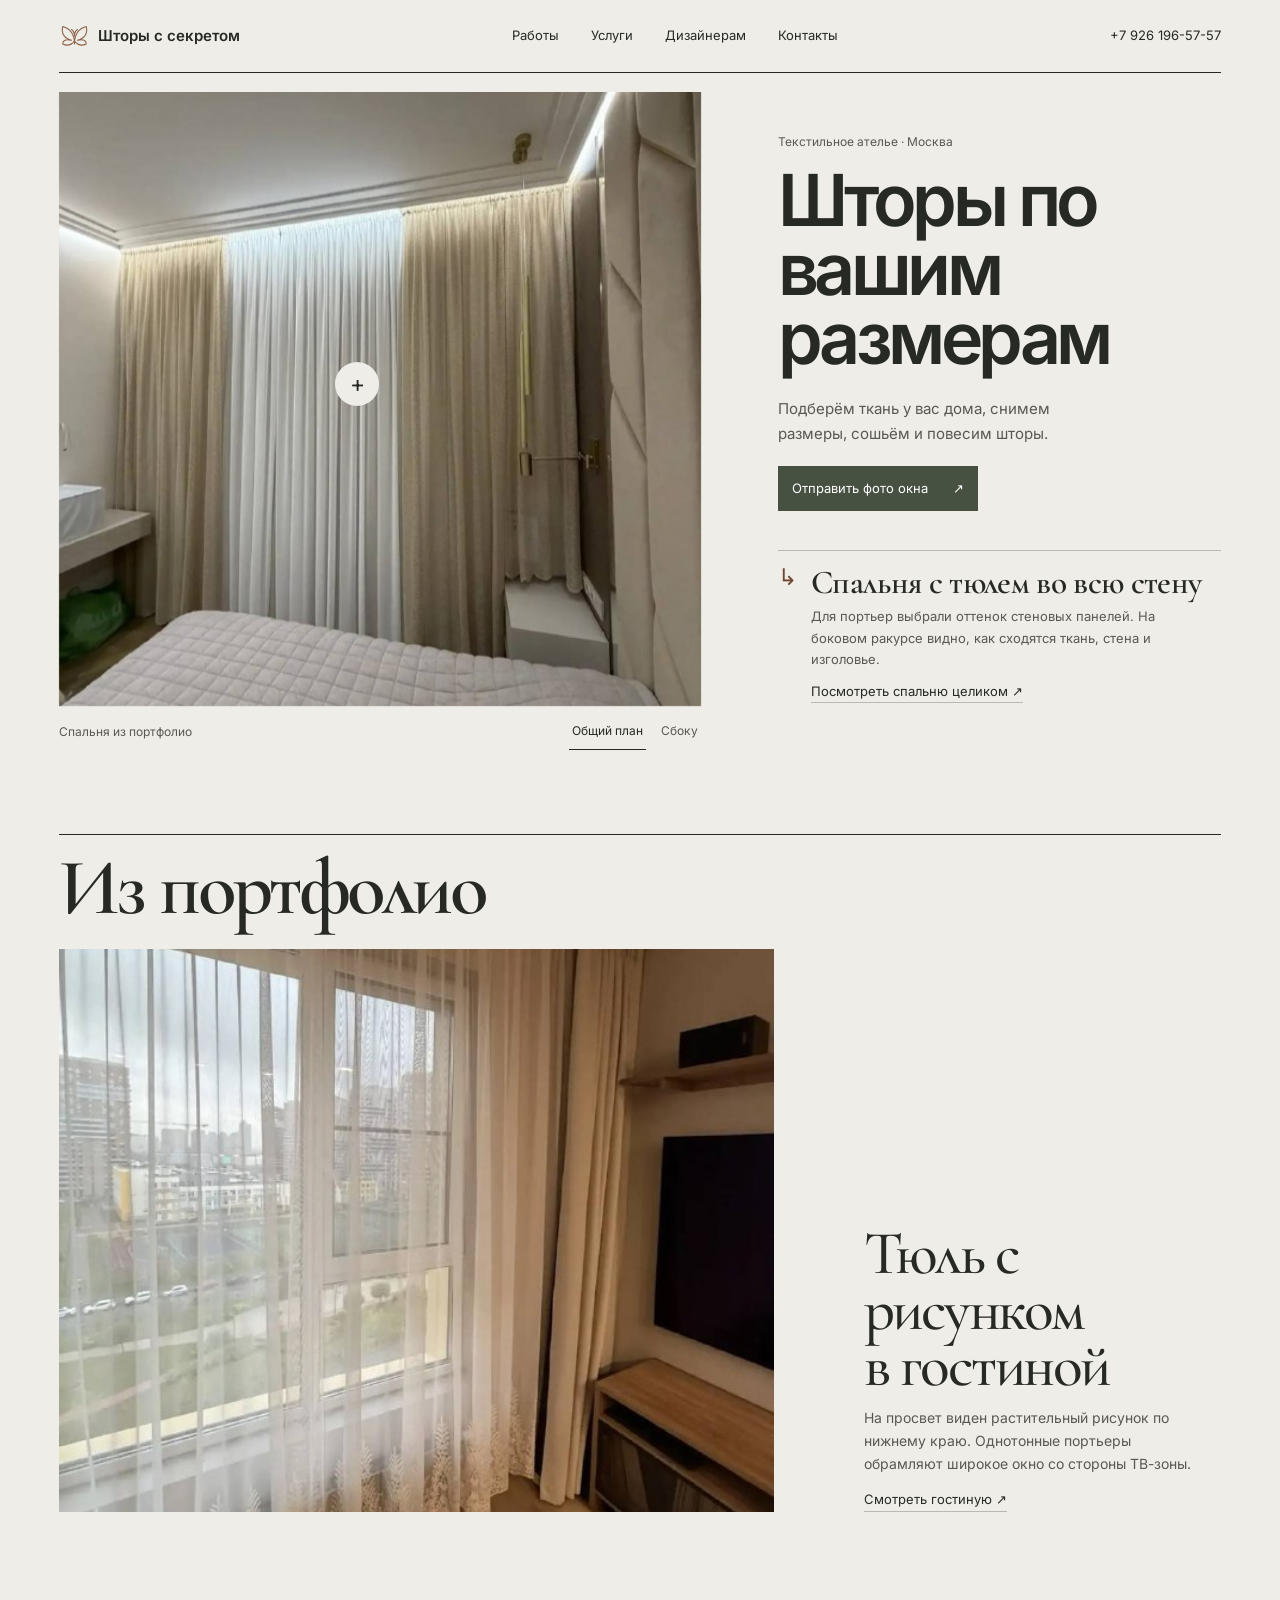
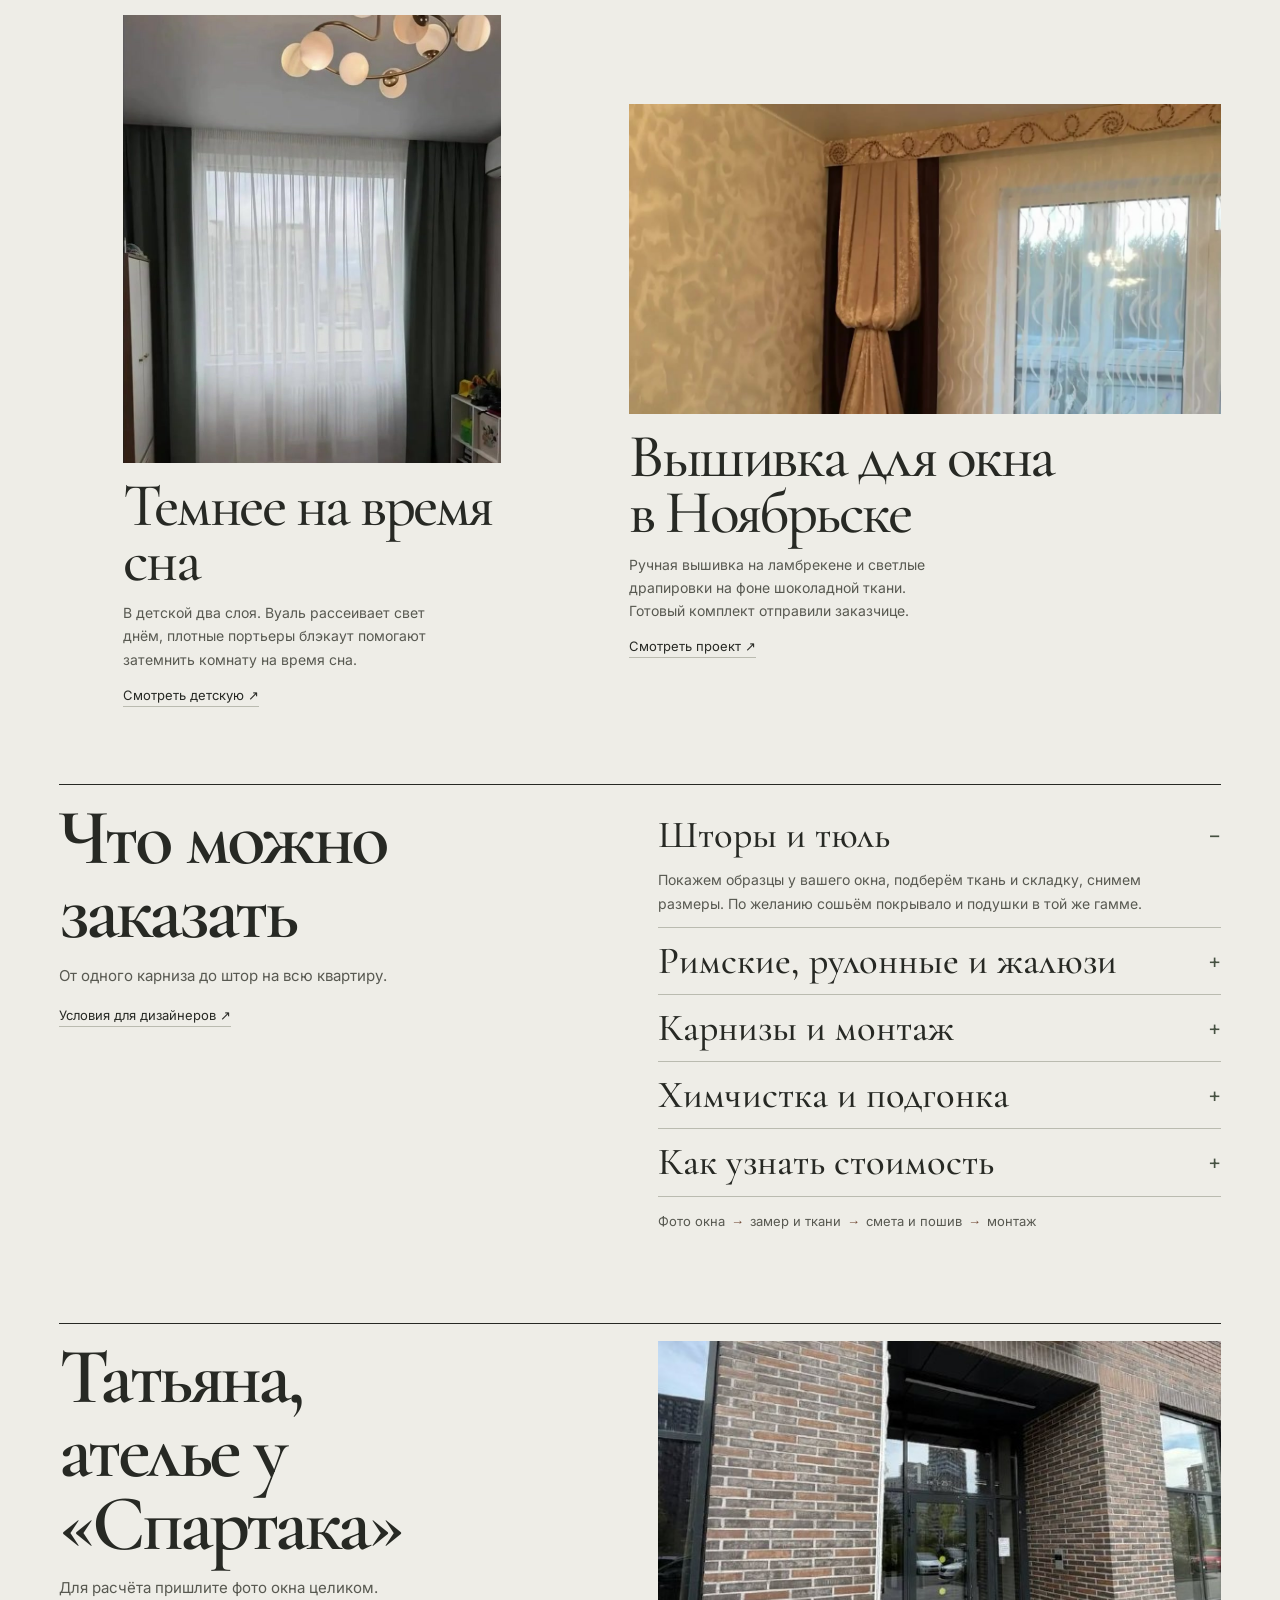
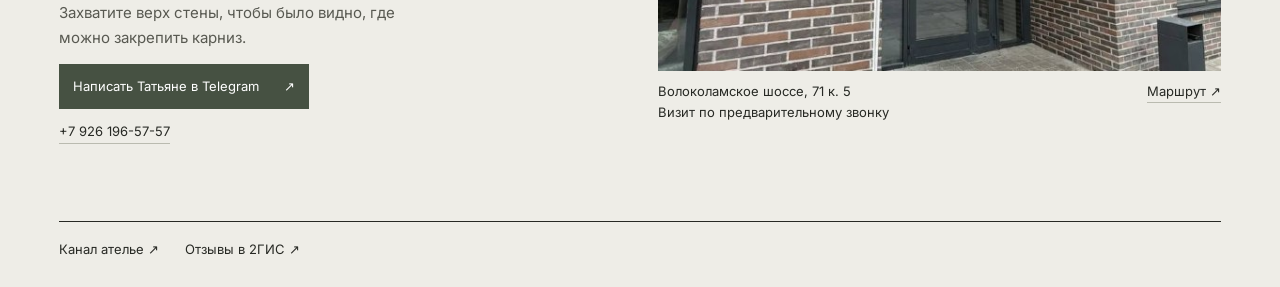
<file: index.html>
<!doctype html>
<html lang="ru">
<head>
  <meta charset="utf-8">
  <meta name="viewport" content="width=device-width, initial-scale=1">
  <meta name="description" content="Шторы на заказ у метро «Спартак» в Москве. Подбор ткани, замер, пошив, карнизы и монтаж.">
  <meta name="theme-color" content="#ecebe4">
  <title>Шторы с секретом — ателье у метро «Спартак»</title>
  <link rel="icon" href="assets/mark.svg" type="image/svg+xml">
  <link rel="stylesheet" href="assets/style.css">
  <link rel="stylesheet" href="assets/home.css">
  <script src="assets/home.js" defer></script>
</head>
<body class="workshop">
<a class="skip" href="#main">К содержанию</a>
<header class="workshop-header">
  <a class="workshop-brand" href="./"><img src="assets/mark.svg" width="32" height="28" alt="">Шторы с секретом</a>
  <nav aria-label="Основное меню"><a href="#projects">Работы</a><a href="#services">Услуги</a><a href="designers.html">Дизайнерам</a><a href="#contact">Контакты</a></nav>
  <a class="top-phone" href="tel:+79261965757">+7 926 196-57-57</a>
</header>

<main id="main">
  <section class="workshop-cover" aria-labelledby="cover-title">
    <figure class="cover-photo">
      <div class="cover-frames">
        <img src="assets/bedroom.jpg" width="599" height="800" alt="Тюль и портьеры от потолка до пола в спальне" fetchpriority="high" id="wide-shot">
        <img src="assets/bedroom-detail.jpg" width="599" height="800" alt="Боковой вид складок у стеновых панелей" id="side-shot" hidden>
        <details class="window-note" id="window-note">
          <summary aria-label="Подробнее о тюле на фотографии">+</summary>
          <p>Тюль проходит по всей стене и закрывает границы оконного проёма.</p>
        </details>
      </div>
      <figcaption>
        <span>Спальня из портфолио</span>
        <div class="photo-switch" role="group" aria-label="Ракурс спальни"><button type="button" aria-pressed="true" data-shot="wide-shot">Общий план</button><button type="button" aria-pressed="false" data-shot="side-shot">Сбоку</button></div>
      </figcaption>
    </figure>
    <div class="cover-info">
      <div class="cover-opening">
        <p class="workshop-location">Текстильное ателье · Москва</p>
        <h1 id="cover-title">Шторы по вашим размерам</h1>
        <p>Подберём ткань у вас дома, снимем размеры, сошьём и повесим шторы.</p>
        <a class="action-slip" href="#contact"><span>Отправить фото окна</span><span aria-hidden="true">↗</span></a>
      </div>
      <div class="cover-note">
        <span class="note-mark" aria-hidden="true">↳</span>
        <div><h2>Спальня с тюлем во всю стену</h2><p>Для портьер выбрали оттенок стеновых панелей. На боковом ракурсе видно, как сходятся ткань, стена и изголовье.</p><a class="text-link" href="spalnya.html">Посмотреть спальню целиком <span aria-hidden="true">↗</span></a></div>
      </div>
    </div>
  </section>

  <section class="workshop-projects" id="projects" aria-labelledby="work-title">
    <h2 id="work-title" class="workshop-heading">Из портфолио</h2>
    <article class="work-entry living-entry">
      <a class="work-image" href="gostinaya.html"><img src="assets/living.jpg" width="599" height="800" alt="Тюль с растительным рисунком у окна гостиной" loading="lazy"></a>
      <div class="work-text"><h3>Тюль с рисунком<br>в гостиной</h3><p>На просвет виден растительный рисунок по нижнему краю. Однотонные портьеры обрамляют широкое окно со стороны ТВ-зоны.</p><a class="text-link" href="gostinaya.html">Смотреть гостиную ↗</a></div>
    </article>
    <div class="work-pair">
      <article class="work-entry">
        <a class="work-image" href="detskaya.html"><img src="assets/nursery.jpg" width="716" height="950" alt="Зелёные плотные портьеры и вуаль в детской" loading="lazy"></a>
        <div class="work-text"><h3>Темнее на время сна</h3><p>В детской два слоя. Вуаль рассеивает свет днём, плотные портьеры блэкаут помогают затемнить комнату на время сна.</p><a class="text-link" href="detskaya.html">Смотреть детскую ↗</a></div>
      </article>
      <article class="work-entry classic-entry">
        <a class="work-image" href="noyabrsk.html"><img src="assets/embroidery.jpg" width="1280" height="670" alt="Светлые драпировки и ламбрекен с вышивкой" loading="lazy"></a>
        <div class="work-text"><h3>Вышивка для окна<br>в Ноябрьске</h3><p>Ручная вышивка на ламбрекене и светлые драпировки на фоне шоколадной ткани. Готовый комплект отправили заказчице.</p><a class="text-link" href="noyabrsk.html">Смотреть проект ↗</a></div>
      </article>
    </div>
  </section>

  <section class="workshop-services" id="services">
    <div><h2 class="workshop-heading">Что можно<br>заказать</h2><p>От одного карниза до штор на всю квартиру.</p><a class="text-link" href="designers.html">Условия для дизайнеров ↗</a></div>
    <div>
      <div class="service-list">
        <details open><summary>Шторы и тюль</summary><p>Покажем образцы у вашего окна, подберём ткань и складку, снимем размеры. По желанию сошьём покрывало и подушки в той же гамме.</p></details>
        <details><summary>Римские, рулонные и жалюзи</summary><p>Подберём крепление и степень затемнения для конкретного окна.</p></details>
        <details><summary>Карнизы и монтаж</summary><p>Подбираем и устанавливаем настенные, потолочные и электрические карнизы. Развешиваем и отпариваем шторы.</p></details>
        <details><summary>Химчистка и подгонка</summary><p>Можно обсудить снятие штор, чистку и повторную развеску. Подгоняем длину готовых штор.</p></details>
        <details><summary>Как узнать стоимость</summary><p>Пришлите фото окна и примерные размеры. В смете учитываем ткань, пошив, карниз и монтаж. Согласуем состав работ перед пошивом.</p></details>
      </div>
      <p class="order-sequence">Фото окна <span aria-hidden="true">→</span> замер и ткани <span aria-hidden="true">→</span> смета и пошив <span aria-hidden="true">→</span> монтаж</p>
    </div>
  </section>

  <section class="workshop-contact" id="contact">
    <div class="contact-intro">
      <h2 class="workshop-heading">Татьяна,<br>ателье у «Спартака»</h2>
      <p>Для расчёта пришлите фото окна целиком. Захватите верх стены, чтобы было видно, где можно закрепить карниз.</p>
      <a class="action-slip" href="https://t.me/sekret_shtor_moskva"><span>Написать Татьяне в Telegram</span><span aria-hidden="true">↗</span></a>
      <a class="text-link" href="tel:+79261965757">+7 926 196-57-57</a>
    </div>
    <figure class="visit-photo"><img src="assets/entrance.jpg" width="599" height="800" alt="Вход в ателье с улицы" loading="lazy"><figcaption><address>Волоколамское шоссе, 71 к. 5<br>Визит по предварительному звонку</address><a class="text-link" href="https://yandex.ru/maps/org/shtory_s_sekretom/245171655347/">Маршрут ↗</a></figcaption></figure>
  </section>
</main>
<footer class="workshop-footer"><a href="https://t.me/sekret_shtor">Канал ателье ↗</a><a href="https://2gis.ru/moscow/firm/70000001060624173/tab/reviews">Отзывы в 2ГИС ↗</a></footer>
</body>
</html>
</file>
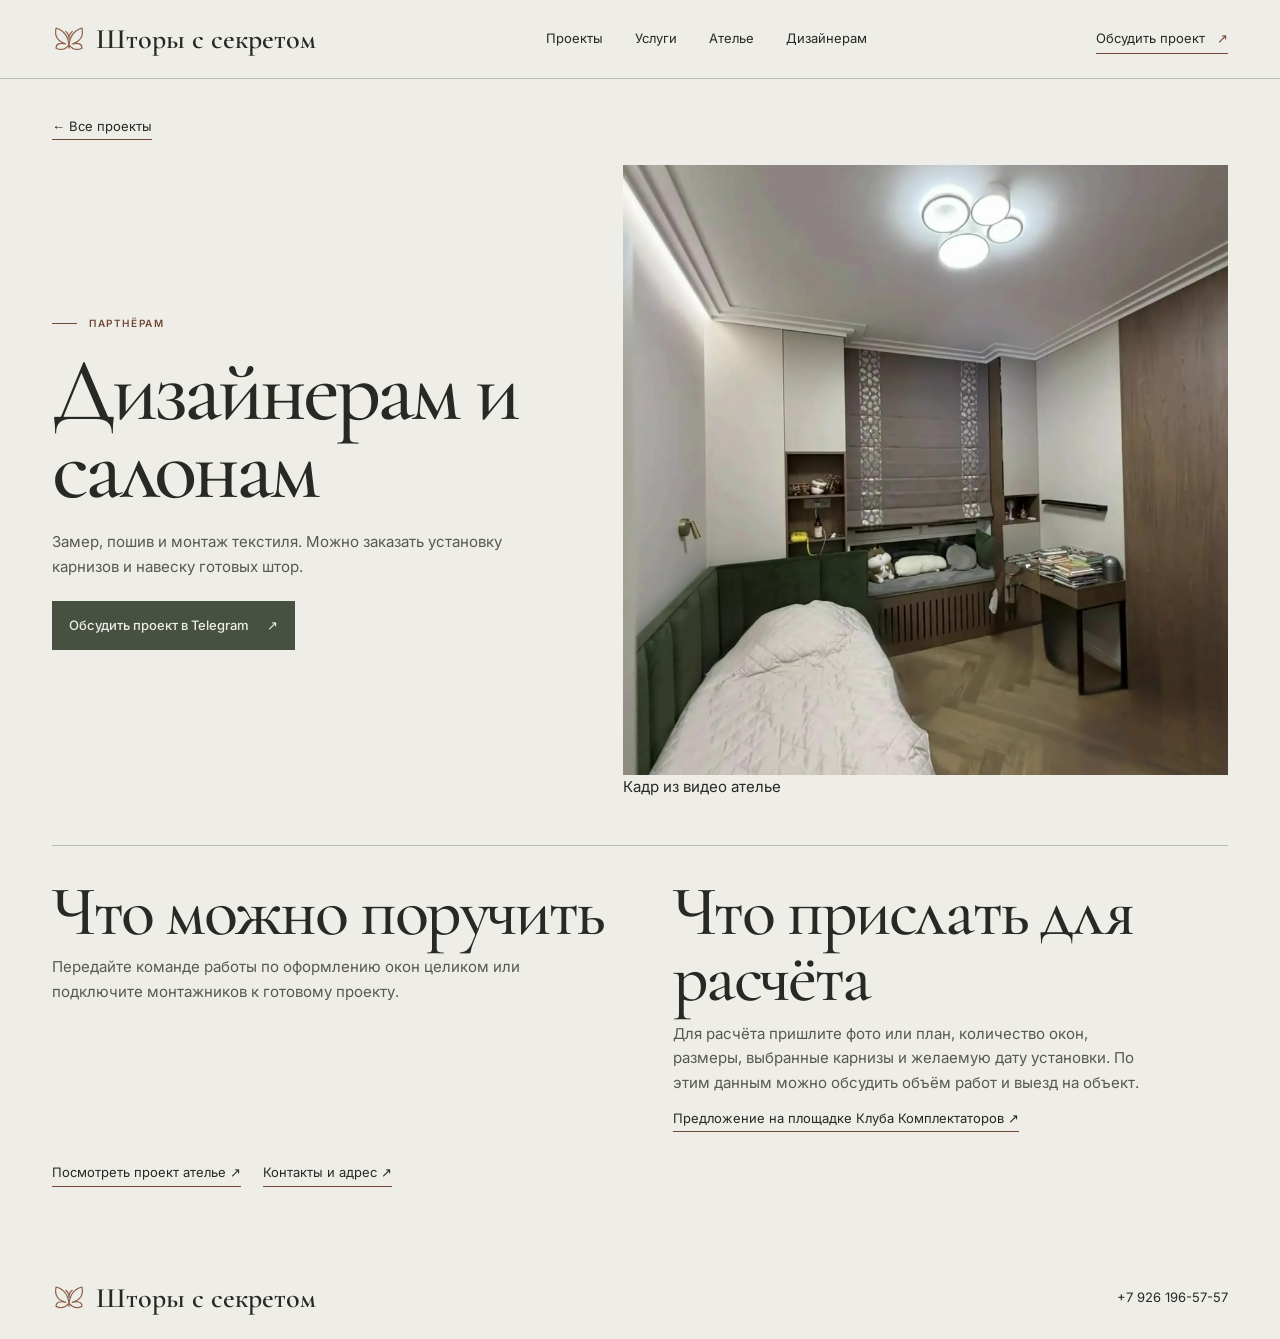
<file: designers.html>
<!doctype html>
<html lang="ru">
<head>
  <meta charset="utf-8">
  <meta name="viewport" content="width=device-width, initial-scale=1">
  <meta name="description" content="Замер, пошив и монтаж текстиля. Можно заказать установку карнизов и навеску готовых штор.">
  <meta name="theme-color" content="#f6f2e9">
  <title>Дизайнерам и салонам — Шторы с секретом</title>
  <link rel="icon" href="assets/mark.svg" type="image/svg+xml">
  <link rel="stylesheet" href="assets/style.css">
  <script src="assets/site.js" defer></script>
</head>
<body>
<a class="skip" href="#main">К содержанию</a>
<header class="header"><div class="wrap header-inner">
  <a class="brand" href="./"><img src="assets/mark.svg" alt="" width="34" height="30"><span>Шторы с секретом</span></a>
  <button class="menu-toggle" type="button" aria-expanded="false" aria-controls="nav">Меню <span aria-hidden="true">☰</span></button>
  <nav id="nav" aria-label="Основное меню"><a href="./#projects">Проекты</a><a href="./#services">Услуги</a><a href="./#atelier">Ателье</a><a href="designers.html">Дизайнерам</a></nav>
  <a class="header-contact" href="https://t.me/sekret_shtor_moskva?text=%D0%97%D0%B4%D1%80%D0%B0%D0%B2%D1%81%D1%82%D0%B2%D1%83%D0%B9%D1%82%D0%B5%21%20%D0%A5%D0%BE%D1%87%D1%83%20%D0%BE%D0%B1%D1%81%D1%83%D0%B4%D0%B8%D1%82%D1%8C%20%D1%81%D0%BE%D1%82%D1%80%D1%83%D0%B4%D0%BD%D0%B8%D1%87%D0%B5%D1%81%D1%82%D0%B2%D0%BE%20%D0%BF%D0%BE%20%D0%BF%D1%80%D0%BE%D0%B5%D0%BA%D1%82%D1%83.">Обсудить проект <span aria-hidden="true">↗</span></a>
</div></header>
<main class="wrap case" id="main">
  <a class="underlink back" href="./#projects">← Все проекты</a>
  <div class="case-head">
    <div><p class="eyebrow"><span class="line"></span> Партнёрам</p><h1>Дизайнерам и салонам</h1><p>Замер, пошив и монтаж текстиля. Можно заказать установку карнизов и навеску готовых штор.</p><a class="button" href="https://t.me/sekret_shtor_moskva?text=%D0%97%D0%B4%D1%80%D0%B0%D0%B2%D1%81%D1%82%D0%B2%D1%83%D0%B9%D1%82%D0%B5%21%20%D0%A5%D0%BE%D1%87%D1%83%20%D0%BE%D0%B1%D1%81%D1%83%D0%B4%D0%B8%D1%82%D1%8C%20%D1%81%D0%BE%D1%82%D1%80%D1%83%D0%B4%D0%BD%D0%B8%D1%87%D0%B5%D1%81%D1%82%D0%B2%D0%BE%20%D0%BF%D0%BE%20%D0%BF%D1%80%D0%BE%D0%B5%D0%BA%D1%82%D1%83.">Обсудить проект в Telegram <span aria-hidden="true">↗</span></a></div>
    <figure class="case-media"><img src="assets/roman.jpg" alt="Римская штора с декоративными вставками на объекте" width="960" height="1280" fetchpriority="high"><figcaption>Кадр из видео ателье</figcaption></figure>
  </div>
  <div class="case-story">
    <div><h2>Что можно поручить</h2><p>Передайте команде работы по оформлению окон целиком или подключите монтажников к готовому проекту.</p></div>
    <div><h2>Что прислать для расчёта</h2><p>Для расчёта пришлите фото или план, количество окон, размеры, выбранные карнизы и желаемую дату установки. По этим данным можно обсудить объём работ и выезд на объект.</p><a class="underlink" href="https://clubcomplect.ru/de25">Предложение на площадке Клуба Комплектаторов ↗</a></div>

  </div>
  <div class="case-next"><a class="underlink" href="spalnya.html">Посмотреть проект ателье ↗</a><a class="underlink" href="./#contact">Контакты и адрес ↗</a></div>
</main>
<footer class="footer"><div class="wrap"><a class="brand" href="./"><img src="assets/mark.svg" alt="" width="30" height="26"><span>Шторы с секретом</span></a><a href="tel:+79261965757">+7 926 196-57-57</a></div></footer>
</body>
</html>
</file>
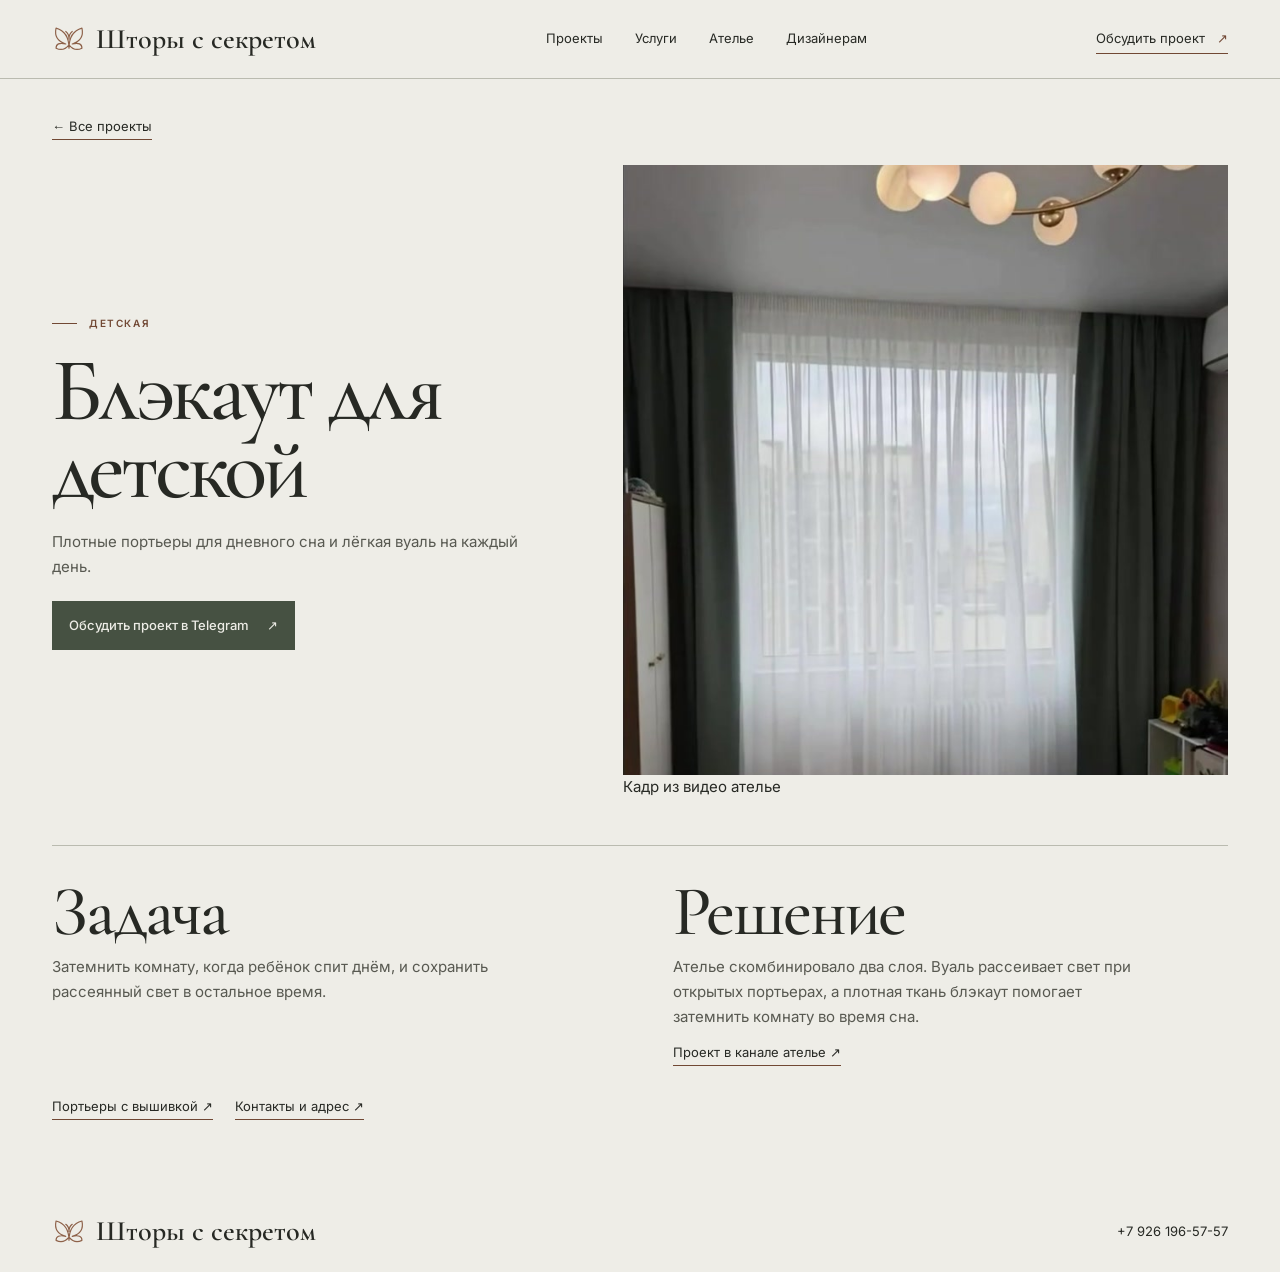
<file: detskaya.html>
<!doctype html>
<html lang="ru">
<head>
  <meta charset="utf-8">
  <meta name="viewport" content="width=device-width, initial-scale=1">
  <meta name="description" content="Плотные портьеры для дневного сна и лёгкая вуаль на каждый день.">
  <meta name="theme-color" content="#f6f2e9">
  <title>Блэкаут для детской — Шторы с секретом</title>
  <link rel="icon" href="assets/mark.svg" type="image/svg+xml">
  <link rel="stylesheet" href="assets/style.css">
  <script src="assets/site.js" defer></script>
</head>
<body>
<a class="skip" href="#main">К содержанию</a>
<header class="header"><div class="wrap header-inner">
  <a class="brand" href="./"><img src="assets/mark.svg" alt="" width="34" height="30"><span>Шторы с секретом</span></a>
  <button class="menu-toggle" type="button" aria-expanded="false" aria-controls="nav">Меню <span aria-hidden="true">☰</span></button>
  <nav id="nav" aria-label="Основное меню"><a href="./#projects">Проекты</a><a href="./#services">Услуги</a><a href="./#atelier">Ателье</a><a href="designers.html">Дизайнерам</a></nav>
  <a class="header-contact" href="https://t.me/sekret_shtor_moskva?text=%D0%97%D0%B4%D1%80%D0%B0%D0%B2%D1%81%D1%82%D0%B2%D1%83%D0%B9%D1%82%D0%B5%21%20%D0%9F%D0%BE%D0%BD%D1%80%D0%B0%D0%B2%D0%B8%D0%BB%D1%81%D1%8F%20%D0%BF%D1%80%D0%BE%D0%B5%D0%BA%D1%82%20%C2%AB%D0%91%D0%BB%D1%8D%D0%BA%D0%B0%D1%83%D1%82%20%D0%B4%D0%BB%D1%8F%20%D0%B4%D0%B5%D1%82%D1%81%D0%BA%D0%BE%D0%B9%C2%BB.%20%D0%A5%D0%BE%D1%87%D1%83%20%D0%BE%D0%B1%D1%81%D1%83%D0%B4%D0%B8%D1%82%D1%8C%20%D0%BF%D0%BE%D1%85%D0%BE%D0%B6%D0%B5%D0%B5%20%D1%80%D0%B5%D1%88%D0%B5%D0%BD%D0%B8%D0%B5%20%D0%B4%D0%BB%D1%8F%20%D1%81%D0%B2%D0%BE%D0%B5%D0%B3%D0%BE%20%D0%BE%D0%BA%D0%BD%D0%B0.">Обсудить проект <span aria-hidden="true">↗</span></a>
</div></header>
<main class="wrap case" id="main">
  <a class="underlink back" href="./#projects">← Все проекты</a>
  <div class="case-head">
    <div><p class="eyebrow"><span class="line"></span> Детская</p><h1>Блэкаут для детской</h1><p>Плотные портьеры для дневного сна и лёгкая вуаль на каждый день.</p><a class="button" href="https://t.me/sekret_shtor_moskva?text=%D0%97%D0%B4%D1%80%D0%B0%D0%B2%D1%81%D1%82%D0%B2%D1%83%D0%B9%D1%82%D0%B5%21%20%D0%9F%D0%BE%D0%BD%D1%80%D0%B0%D0%B2%D0%B8%D0%BB%D1%81%D1%8F%20%D0%BF%D1%80%D0%BE%D0%B5%D0%BA%D1%82%20%C2%AB%D0%91%D0%BB%D1%8D%D0%BA%D0%B0%D1%83%D1%82%20%D0%B4%D0%BB%D1%8F%20%D0%B4%D0%B5%D1%82%D1%81%D0%BA%D0%BE%D0%B9%C2%BB.%20%D0%A5%D0%BE%D1%87%D1%83%20%D0%BE%D0%B1%D1%81%D1%83%D0%B4%D0%B8%D1%82%D1%8C%20%D0%BF%D0%BE%D1%85%D0%BE%D0%B6%D0%B5%D0%B5%20%D1%80%D0%B5%D1%88%D0%B5%D0%BD%D0%B8%D0%B5%20%D0%B4%D0%BB%D1%8F%20%D1%81%D0%B2%D0%BE%D0%B5%D0%B3%D0%BE%20%D0%BE%D0%BA%D0%BD%D0%B0.">Обсудить проект в Telegram <span aria-hidden="true">↗</span></a></div>
    <figure class="case-media"><img src="assets/nursery.jpg" alt="Детская с зелёными портьерами и светлой вуалью" width="716" height="950" fetchpriority="high"><figcaption>Кадр из видео ателье</figcaption></figure>
  </div>
  <div class="case-story">
    <div><h2>Задача</h2><p>Затемнить комнату, когда ребёнок спит днём, и сохранить рассеянный свет в остальное время.</p></div>
    <div><h2>Решение</h2><p>Ателье скомбинировало два слоя. Вуаль рассеивает свет при открытых портьерах, а плотная ткань блэкаут помогает затемнить комнату во время сна.</p><a class="underlink" href="https://t.me/sekret_shtor/2120">Проект в канале ателье ↗</a></div>

  </div>
  <div class="case-next"><a class="underlink" href="noyabrsk.html">Портьеры с вышивкой ↗</a><a class="underlink" href="./#contact">Контакты и адрес ↗</a></div>
</main>
<footer class="footer"><div class="wrap"><a class="brand" href="./"><img src="assets/mark.svg" alt="" width="30" height="26"><span>Шторы с секретом</span></a><a href="tel:+79261965757">+7 926 196-57-57</a></div></footer>
</body>
</html>
</file>
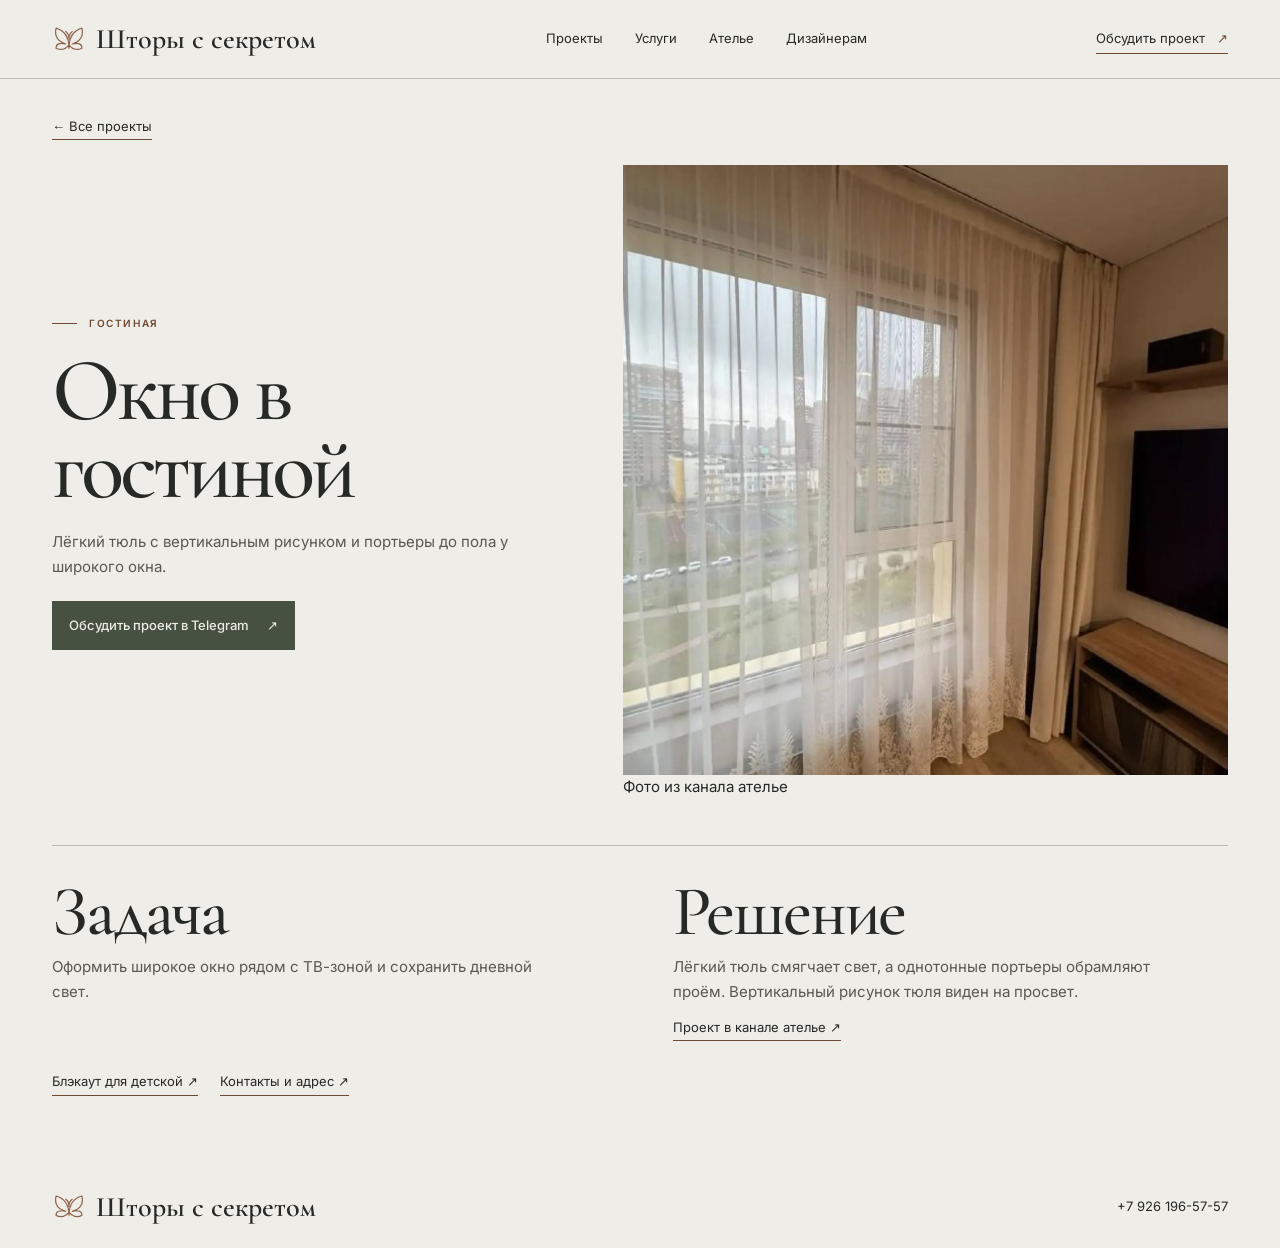
<file: gostinaya.html>
<!doctype html>
<html lang="ru">
<head>
  <meta charset="utf-8">
  <meta name="viewport" content="width=device-width, initial-scale=1">
  <meta name="description" content="Лёгкий тюль с вертикальным рисунком и портьеры до пола у широкого окна.">
  <meta name="theme-color" content="#f6f2e9">
  <title>Окно в гостиной — Шторы с секретом</title>
  <link rel="icon" href="assets/mark.svg" type="image/svg+xml">
  <link rel="stylesheet" href="assets/style.css">
  <script src="assets/site.js" defer></script>
</head>
<body>
<a class="skip" href="#main">К содержанию</a>
<header class="header"><div class="wrap header-inner">
  <a class="brand" href="./"><img src="assets/mark.svg" alt="" width="34" height="30"><span>Шторы с секретом</span></a>
  <button class="menu-toggle" type="button" aria-expanded="false" aria-controls="nav">Меню <span aria-hidden="true">☰</span></button>
  <nav id="nav" aria-label="Основное меню"><a href="./#projects">Проекты</a><a href="./#services">Услуги</a><a href="./#atelier">Ателье</a><a href="designers.html">Дизайнерам</a></nav>
  <a class="header-contact" href="https://t.me/sekret_shtor_moskva?text=%D0%97%D0%B4%D1%80%D0%B0%D0%B2%D1%81%D1%82%D0%B2%D1%83%D0%B9%D1%82%D0%B5%21%20%D0%9F%D0%BE%D0%BD%D1%80%D0%B0%D0%B2%D0%B8%D0%BB%D1%81%D1%8F%20%D0%BF%D1%80%D0%BE%D0%B5%D0%BA%D1%82%20%C2%AB%D0%9E%D0%BA%D0%BD%D0%BE%20%D0%B2%20%D0%B3%D0%BE%D1%81%D1%82%D0%B8%D0%BD%D0%BE%D0%B9%C2%BB.%20%D0%A5%D0%BE%D1%87%D1%83%20%D0%BE%D0%B1%D1%81%D1%83%D0%B4%D0%B8%D1%82%D1%8C%20%D0%BF%D0%BE%D1%85%D0%BE%D0%B6%D0%B5%D0%B5%20%D1%80%D0%B5%D1%88%D0%B5%D0%BD%D0%B8%D0%B5%20%D0%B4%D0%BB%D1%8F%20%D1%81%D0%B2%D0%BE%D0%B5%D0%B3%D0%BE%20%D0%BE%D0%BA%D0%BD%D0%B0.">Обсудить проект <span aria-hidden="true">↗</span></a>
</div></header>
<main class="wrap case" id="main">
  <a class="underlink back" href="./#projects">← Все проекты</a>
  <div class="case-head">
    <div><p class="eyebrow"><span class="line"></span> Гостиная</p><h1>Окно в гостиной</h1><p>Лёгкий тюль с вертикальным рисунком и портьеры до пола у широкого окна.</p><a class="button" href="https://t.me/sekret_shtor_moskva?text=%D0%97%D0%B4%D1%80%D0%B0%D0%B2%D1%81%D1%82%D0%B2%D1%83%D0%B9%D1%82%D0%B5%21%20%D0%9F%D0%BE%D0%BD%D1%80%D0%B0%D0%B2%D0%B8%D0%BB%D1%81%D1%8F%20%D0%BF%D1%80%D0%BE%D0%B5%D0%BA%D1%82%20%C2%AB%D0%9E%D0%BA%D0%BD%D0%BE%20%D0%B2%20%D0%B3%D0%BE%D1%81%D1%82%D0%B8%D0%BD%D0%BE%D0%B9%C2%BB.%20%D0%A5%D0%BE%D1%87%D1%83%20%D0%BE%D0%B1%D1%81%D1%83%D0%B4%D0%B8%D1%82%D1%8C%20%D0%BF%D0%BE%D1%85%D0%BE%D0%B6%D0%B5%D0%B5%20%D1%80%D0%B5%D1%88%D0%B5%D0%BD%D0%B8%D0%B5%20%D0%B4%D0%BB%D1%8F%20%D1%81%D0%B2%D0%BE%D0%B5%D0%B3%D0%BE%20%D0%BE%D0%BA%D0%BD%D0%B0.">Обсудить проект в Telegram <span aria-hidden="true">↗</span></a></div>
    <figure class="case-media"><img src="assets/living.jpg" alt="Гостиная с тюлем и портьерами" width="800" height="900" fetchpriority="high"><figcaption>Фото из канала ателье</figcaption></figure>
  </div>
  <div class="case-story">
    <div><h2>Задача</h2><p>Оформить широкое окно рядом с ТВ-зоной и сохранить дневной свет.</p></div>
    <div><h2>Решение</h2><p>Лёгкий тюль смягчает свет, а однотонные портьеры обрамляют проём. Вертикальный рисунок тюля виден на просвет.</p><a class="underlink" href="https://t.me/sekret_shtor/2143">Проект в канале ателье ↗</a></div>
  </div>
  <div class="case-next"><a class="underlink" href="detskaya.html">Блэкаут для детской ↗</a><a class="underlink" href="./#contact">Контакты и адрес ↗</a></div>
</main>
<footer class="footer"><div class="wrap"><a class="brand" href="./"><img src="assets/mark.svg" alt="" width="30" height="26"><span>Шторы с секретом</span></a><a href="tel:+79261965757">+7 926 196-57-57</a></div></footer>
</body>
</html>
</file>
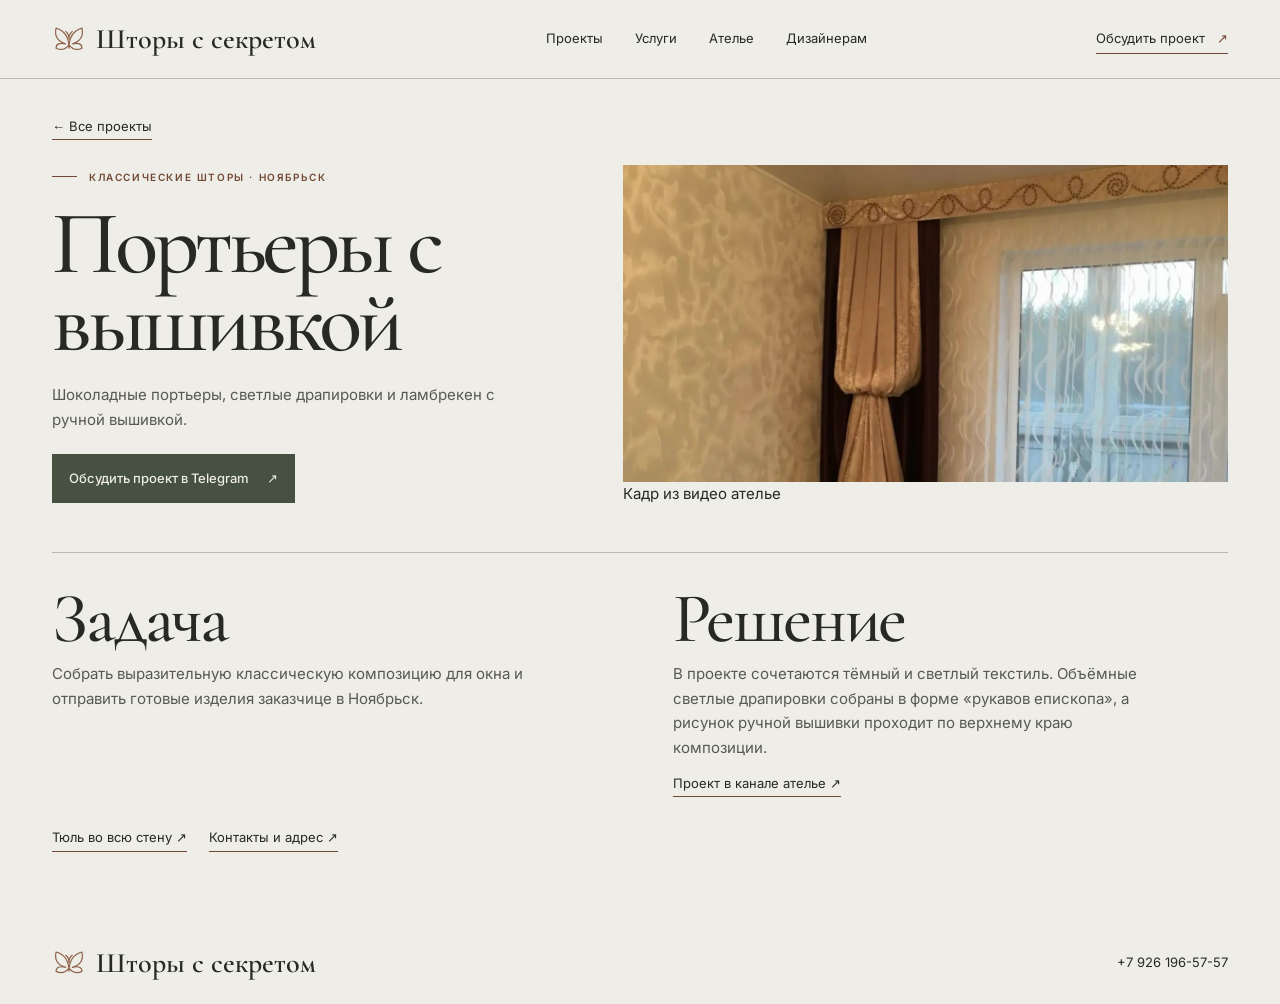
<file: noyabrsk.html>
<!doctype html>
<html lang="ru">
<head>
  <meta charset="utf-8">
  <meta name="viewport" content="width=device-width, initial-scale=1">
  <meta name="description" content="Шоколадные портьеры, светлые драпировки и ламбрекен с ручной вышивкой.">
  <meta name="theme-color" content="#f6f2e9">
  <title>Портьеры с вышивкой — Шторы с секретом</title>
  <link rel="icon" href="assets/mark.svg" type="image/svg+xml">
  <link rel="stylesheet" href="assets/style.css">
  <script src="assets/site.js" defer></script>
</head>
<body>
<a class="skip" href="#main">К содержанию</a>
<header class="header"><div class="wrap header-inner">
  <a class="brand" href="./"><img src="assets/mark.svg" alt="" width="34" height="30"><span>Шторы с секретом</span></a>
  <button class="menu-toggle" type="button" aria-expanded="false" aria-controls="nav">Меню <span aria-hidden="true">☰</span></button>
  <nav id="nav" aria-label="Основное меню"><a href="./#projects">Проекты</a><a href="./#services">Услуги</a><a href="./#atelier">Ателье</a><a href="designers.html">Дизайнерам</a></nav>
  <a class="header-contact" href="https://t.me/sekret_shtor_moskva?text=%D0%97%D0%B4%D1%80%D0%B0%D0%B2%D1%81%D1%82%D0%B2%D1%83%D0%B9%D1%82%D0%B5%21%20%D0%9F%D0%BE%D0%BD%D1%80%D0%B0%D0%B2%D0%B8%D0%BB%D1%81%D1%8F%20%D0%BF%D1%80%D0%BE%D0%B5%D0%BA%D1%82%20%C2%AB%D0%9F%D0%BE%D1%80%D1%82%D1%8C%D0%B5%D1%80%D1%8B%20%D1%81%20%D0%B2%D1%8B%D1%88%D0%B8%D0%B2%D0%BA%D0%BE%D0%B9%C2%BB.%20%D0%A5%D0%BE%D1%87%D1%83%20%D0%BE%D0%B1%D1%81%D1%83%D0%B4%D0%B8%D1%82%D1%8C%20%D0%BF%D0%BE%D1%85%D0%BE%D0%B6%D0%B5%D0%B5%20%D1%80%D0%B5%D1%88%D0%B5%D0%BD%D0%B8%D0%B5%20%D0%B4%D0%BB%D1%8F%20%D1%81%D0%B2%D0%BE%D0%B5%D0%B3%D0%BE%20%D0%BE%D0%BA%D0%BD%D0%B0.">Обсудить проект <span aria-hidden="true">↗</span></a>
</div></header>
<main class="wrap case" id="main">
  <a class="underlink back" href="./#projects">← Все проекты</a>
  <div class="case-head">
    <div><p class="eyebrow"><span class="line"></span> Классические шторы · Ноябрьск</p><h1>Портьеры с вышивкой</h1><p>Шоколадные портьеры, светлые драпировки и ламбрекен с ручной вышивкой.</p><a class="button" href="https://t.me/sekret_shtor_moskva?text=%D0%97%D0%B4%D1%80%D0%B0%D0%B2%D1%81%D1%82%D0%B2%D1%83%D0%B9%D1%82%D0%B5%21%20%D0%9F%D0%BE%D0%BD%D1%80%D0%B0%D0%B2%D0%B8%D0%BB%D1%81%D1%8F%20%D0%BF%D1%80%D0%BE%D0%B5%D0%BA%D1%82%20%C2%AB%D0%9F%D0%BE%D1%80%D1%82%D1%8C%D0%B5%D1%80%D1%8B%20%D1%81%20%D0%B2%D1%8B%D1%88%D0%B8%D0%B2%D0%BA%D0%BE%D0%B9%C2%BB.%20%D0%A5%D0%BE%D1%87%D1%83%20%D0%BE%D0%B1%D1%81%D1%83%D0%B4%D0%B8%D1%82%D1%8C%20%D0%BF%D0%BE%D1%85%D0%BE%D0%B6%D0%B5%D0%B5%20%D1%80%D0%B5%D1%88%D0%B5%D0%BD%D0%B8%D0%B5%20%D0%B4%D0%BB%D1%8F%20%D1%81%D0%B2%D0%BE%D0%B5%D0%B3%D0%BE%20%D0%BE%D0%BA%D0%BD%D0%B0.">Обсудить проект в Telegram <span aria-hidden="true">↗</span></a></div>
    <figure class="case-media case-media-wide"><img src="assets/embroidery.jpg" alt="Шоколадные и светлые портьеры под вышитым ламбрекеном" width="1280" height="670" fetchpriority="high"><figcaption>Кадр из видео ателье</figcaption></figure>
  </div>
  <div class="case-story">
    <div><h2>Задача</h2><p>Собрать выразительную классическую композицию для окна и отправить готовые изделия заказчице в Ноябрьск.</p></div>
    <div><h2>Решение</h2><p>В проекте сочетаются тёмный и светлый текстиль. Объёмные светлые драпировки собраны в форме «рукавов епископа», а рисунок ручной вышивки проходит по верхнему краю композиции.</p><a class="underlink" href="https://t.me/sekret_shtor/2117">Проект в канале ателье ↗</a></div>

  </div>
  <div class="case-next"><a class="underlink" href="spalnya.html">Тюль во всю стену ↗</a><a class="underlink" href="./#contact">Контакты и адрес ↗</a></div>
</main>
<footer class="footer"><div class="wrap"><a class="brand" href="./"><img src="assets/mark.svg" alt="" width="30" height="26"><span>Шторы с секретом</span></a><a href="tel:+79261965757">+7 926 196-57-57</a></div></footer>
</body>
</html>
</file>
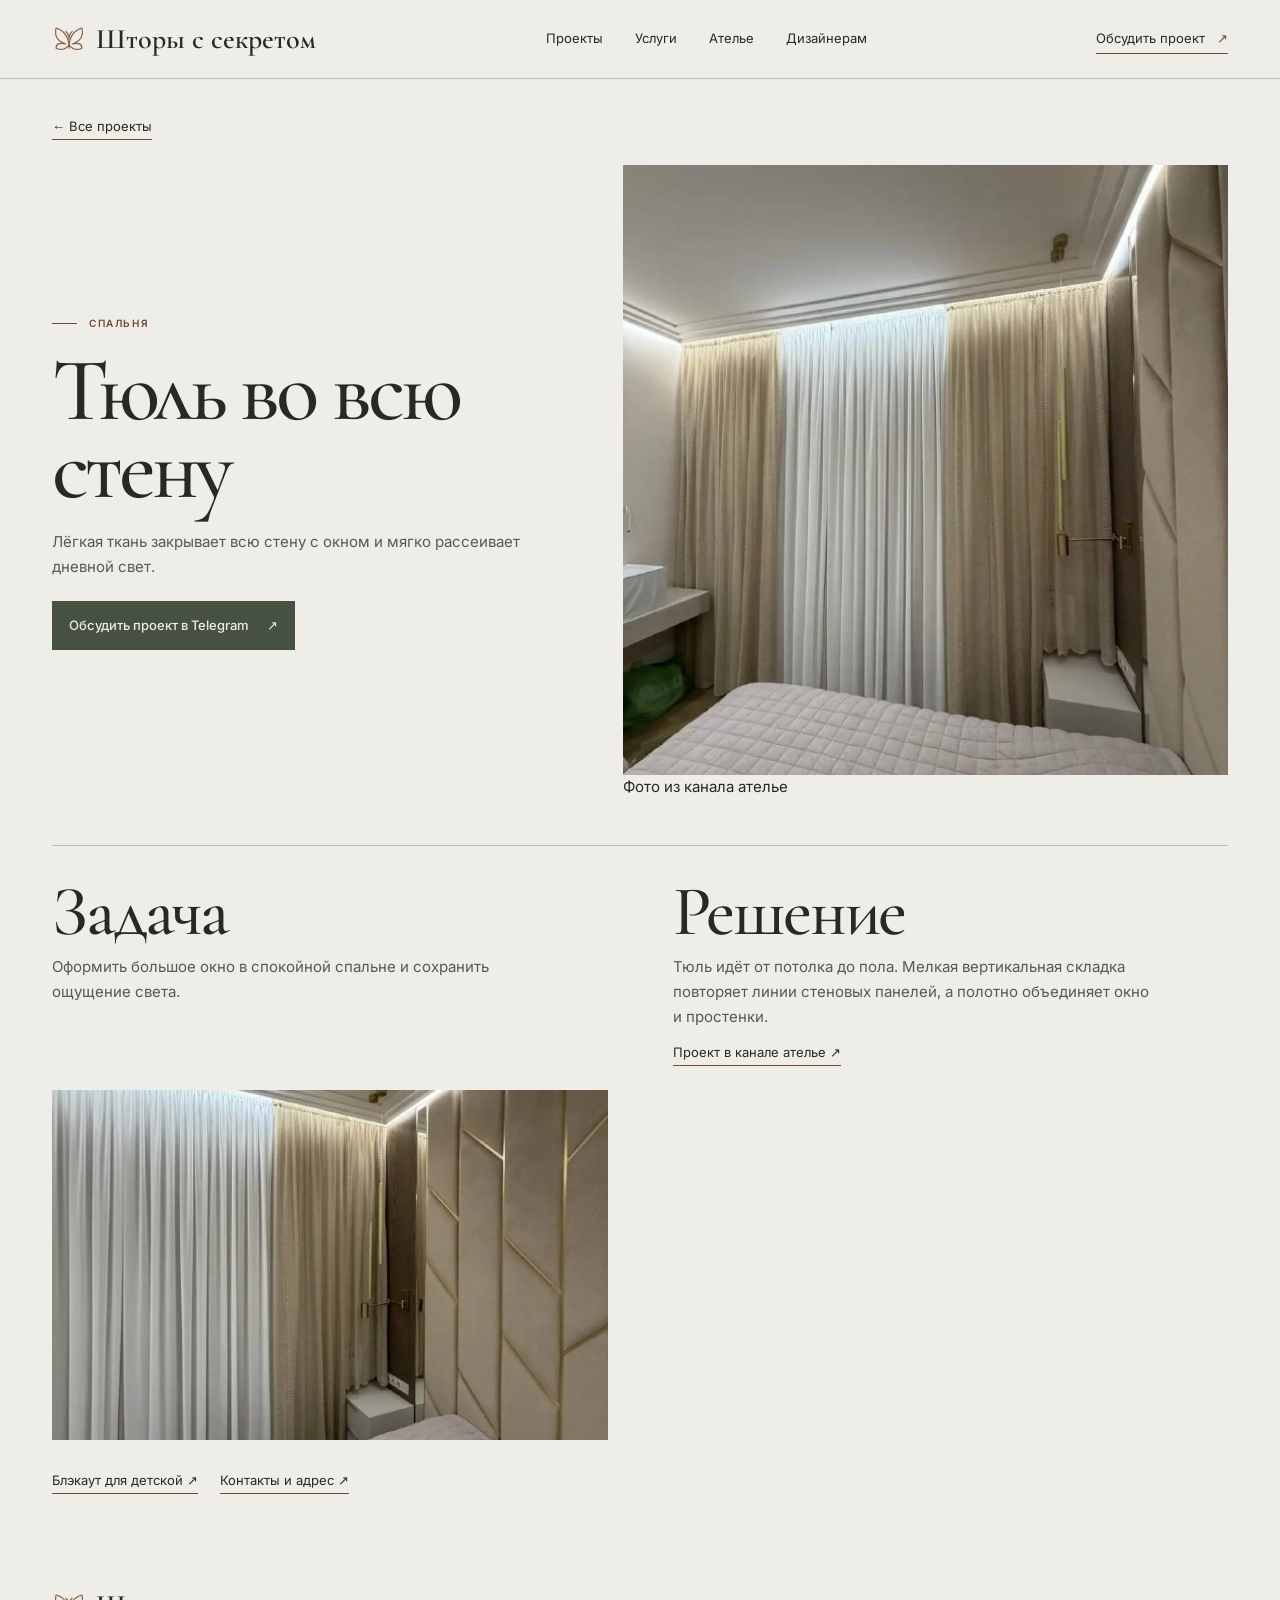
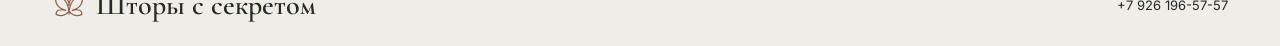
<file: spalnya.html>
<!doctype html>
<html lang="ru">
<head>
  <meta charset="utf-8">
  <meta name="viewport" content="width=device-width, initial-scale=1">
  <meta name="description" content="Лёгкая ткань закрывает всю стену с окном и мягко рассеивает дневной свет.">
  <meta name="theme-color" content="#f6f2e9">
  <title>Тюль во всю стену — Шторы с секретом</title>
  <link rel="icon" href="assets/mark.svg" type="image/svg+xml">
  <link rel="stylesheet" href="assets/style.css">
  <script src="assets/site.js" defer></script>
</head>
<body>
<a class="skip" href="#main">К содержанию</a>
<header class="header"><div class="wrap header-inner">
  <a class="brand" href="./"><img src="assets/mark.svg" alt="" width="34" height="30"><span>Шторы с секретом</span></a>
  <button class="menu-toggle" type="button" aria-expanded="false" aria-controls="nav">Меню <span aria-hidden="true">☰</span></button>
  <nav id="nav" aria-label="Основное меню"><a href="./#projects">Проекты</a><a href="./#services">Услуги</a><a href="./#atelier">Ателье</a><a href="designers.html">Дизайнерам</a></nav>
  <a class="header-contact" href="https://t.me/sekret_shtor_moskva?text=%D0%97%D0%B4%D1%80%D0%B0%D0%B2%D1%81%D1%82%D0%B2%D1%83%D0%B9%D1%82%D0%B5%21%20%D0%9F%D0%BE%D0%BD%D1%80%D0%B0%D0%B2%D0%B8%D0%BB%D1%81%D1%8F%20%D0%BF%D1%80%D0%BE%D0%B5%D0%BA%D1%82%20%C2%AB%D0%A2%D1%8E%D0%BB%D1%8C%20%D0%B2%D0%BE%20%D0%B2%D1%81%D1%8E%20%D1%81%D1%82%D0%B5%D0%BD%D1%83%C2%BB.%20%D0%A5%D0%BE%D1%87%D1%83%20%D0%BE%D0%B1%D1%81%D1%83%D0%B4%D0%B8%D1%82%D1%8C%20%D0%BF%D0%BE%D1%85%D0%BE%D0%B6%D0%B5%D0%B5%20%D1%80%D0%B5%D1%88%D0%B5%D0%BD%D0%B8%D0%B5%20%D0%B4%D0%BB%D1%8F%20%D1%81%D0%B2%D0%BE%D0%B5%D0%B3%D0%BE%20%D0%BE%D0%BA%D0%BD%D0%B0.">Обсудить проект <span aria-hidden="true">↗</span></a>
</div></header>
<main class="wrap case" id="main">
  <a class="underlink back" href="./#projects">← Все проекты</a>
  <div class="case-head">
    <div><p class="eyebrow"><span class="line"></span> Спальня</p><h1>Тюль во всю стену</h1><p>Лёгкая ткань закрывает всю стену с окном и мягко рассеивает дневной свет.</p><a class="button" href="https://t.me/sekret_shtor_moskva?text=%D0%97%D0%B4%D1%80%D0%B0%D0%B2%D1%81%D1%82%D0%B2%D1%83%D0%B9%D1%82%D0%B5%21%20%D0%9F%D0%BE%D0%BD%D1%80%D0%B0%D0%B2%D0%B8%D0%BB%D1%81%D1%8F%20%D0%BF%D1%80%D0%BE%D0%B5%D0%BA%D1%82%20%C2%AB%D0%A2%D1%8E%D0%BB%D1%8C%20%D0%B2%D0%BE%20%D0%B2%D1%81%D1%8E%20%D1%81%D1%82%D0%B5%D0%BD%D1%83%C2%BB.%20%D0%A5%D0%BE%D1%87%D1%83%20%D0%BE%D0%B1%D1%81%D1%83%D0%B4%D0%B8%D1%82%D1%8C%20%D0%BF%D0%BE%D1%85%D0%BE%D0%B6%D0%B5%D0%B5%20%D1%80%D0%B5%D1%88%D0%B5%D0%BD%D0%B8%D0%B5%20%D0%B4%D0%BB%D1%8F%20%D1%81%D0%B2%D0%BE%D0%B5%D0%B3%D0%BE%20%D0%BE%D0%BA%D0%BD%D0%B0.">Обсудить проект в Telegram <span aria-hidden="true">↗</span></a></div>
    <figure class="case-media"><img src="assets/bedroom.jpg" alt="Спальня с белым тюлем во всю стену" width="800" height="900" fetchpriority="high"><figcaption>Фото из канала ателье</figcaption></figure>
  </div>
  <div class="case-story">
    <div><h2>Задача</h2><p>Оформить большое окно в спокойной спальне и сохранить ощущение света.</p></div>
    <div><h2>Решение</h2><p>Тюль идёт от потолка до пола. Мелкая вертикальная складка повторяет линии стеновых панелей, а полотно объединяет окно и простенки.</p><a class="underlink" href="https://t.me/sekret_shtor/2152">Проект в канале ателье ↗</a></div>
    <img src='assets/bedroom-detail.jpg' alt='Второй ракурс спальни и складок тюля' width='640' height='800' loading='lazy'>
  </div>
  <div class="case-next"><a class="underlink" href="detskaya.html">Блэкаут для детской ↗</a><a class="underlink" href="./#contact">Контакты и адрес ↗</a></div>
</main>
<footer class="footer"><div class="wrap"><a class="brand" href="./"><img src="assets/mark.svg" alt="" width="30" height="26"><span>Шторы с секретом</span></a><a href="tel:+79261965757">+7 926 196-57-57</a></div></footer>
</body>
</html>
</file>
<file: assets/style.css>
@font-face {
  font-family: 'Cormorant Garamond';
  font-style: normal;
  font-weight: 500 600;
  font-display: swap;
  src: url(cormorant-cyrillic.woff2) format('woff2');
  unicode-range: U+0301, U+0400-045F, U+0490-0491, U+04B0-04B1, U+2116;
}
@font-face {
  font-family: 'Cormorant Garamond';
  font-style: normal;
  font-weight: 500 600;
  font-display: swap;
  src: url(cormorant-latin.woff2) format('woff2');
  unicode-range: U+0000-00FF, U+0131, U+0152-0153, U+02BB-02BC, U+02C6, U+02DA, U+02DC, U+0304, U+0308, U+0329, U+2000-206F, U+20AC, U+2122, U+2191, U+2193, U+2212, U+2215, U+FEFF, U+FFFD;
}
@font-face {
  font-family: 'Inter';
  font-style: normal;
  font-weight: 400 600;
  font-display: swap;
  src: url(inter-cyrillic.woff2) format('woff2');
  unicode-range: U+0301, U+0400-045F, U+0490-0491, U+04B0-04B1, U+2116;
}
@font-face {
  font-family: 'Inter';
  font-style: normal;
  font-weight: 400 600;
  font-display: swap;
  src: url(inter-latin.woff2) format('woff2');
  unicode-range: U+0000-00FF, U+0131, U+0152-0153, U+02BB-02BC, U+02C6, U+02DA, U+02DC, U+0304, U+0308, U+0329, U+2000-206F, U+20AC, U+2122, U+2191, U+2193, U+2212, U+2215, U+FEFF, U+FFFD;
}
:root{--paper:#eeede7;--sand:#deddd3;--ink:#272924;--muted:#585951;--wine:#465142;--copper:#714834;--rule:#babbb0;--display:"Cormorant Garamond",Georgia,serif;--body:Inter,Arial,sans-serif}
*{box-sizing:border-box}
html{scroll-behavior:smooth;scroll-padding-top:94px}
body{margin:0;background:var(--paper);color:var(--ink);font:400 15px/1.65 var(--body);-webkit-font-smoothing:antialiased}
img{display:block;width:100%;height:auto}
figure,p,h1,h2,h3,blockquote{margin:0}
a{color:inherit;text-decoration:none}
button{font:inherit;color:inherit}
button,a,summary{-webkit-tap-highlight-color:transparent}
:focus-visible{outline:2px solid var(--copper);outline-offset:5px}
[hidden]{display:none!important}
.wrap{width:min(100% - 104px, 1380px);margin-inline:auto}
.skip{position:fixed;top:12px;left:12px;transform:translateY(-160%);z-index:5;background:var(--paper);padding:10px 16px}
.skip:focus{transform:none}
.header{position:sticky;top:0;z-index:4;background:var(--paper);border-bottom:1px solid var(--rule)}
.header-inner{min-height:78px;display:flex;align-items:center;justify-content:space-between;gap:22px}
.brand{display:inline-flex;align-items:center;gap:10px;white-space:nowrap;font:600 clamp(20px,2.2vw,29px)/1 var(--display)}
.brand img{width:34px;flex:none}
nav{display:flex;gap:clamp(16px,2.5vw,40px);align-items:center;font-size:13px}
nav a:hover,.underlink:hover,.footer a:hover{color:var(--copper)}
.header-contact{font-size:13px;border-bottom:1px solid var(--copper);padding-block:4px;white-space:nowrap}
.header-contact span{margin-left:8px;color:var(--copper)}
.menu-toggle{display:none}
.eyebrow{display:flex;align-items:center;gap:12px;text-transform:uppercase;font-size:10px;letter-spacing:.16em;font-weight:600;color:var(--copper);margin-bottom:20px}
.line{width:25px;height:1px;background:currentColor}
h1,h2,h3{font-family:var(--display);font-weight:500}
h1{font-size:clamp(70px,8.6vw,145px);line-height:.81;letter-spacing:-.045em}
h2{font-size:clamp(46px,5.5vw,84px);line-height:.94;letter-spacing:-.034em}
h3{font-size:clamp(30px,3vw,43px);line-height:1}
.button{display:inline-flex;align-items:center;justify-content:center;gap:18px;background:var(--wine);color:var(--paper);min-height:49px;padding:10px 17px;font-size:13px;font-weight:500;transition:background .2s,color .2s}
.button:hover{background:#344132}
.button span{transition:transform .2s}
.button:hover span{transform:translate(2px,-2px)}
.underlink{display:inline-block;border-bottom:1px solid var(--copper);font-size:13px;padding-bottom:2px;width:fit-content}
.section{padding-block:clamp(58px,8vw,118px)}
.projects{border-top:1px solid var(--rule);padding-top:52px}
.section-head{display:flex;justify-content:space-between;align-items:end;gap:24px;margin-bottom:29px}
.filters,.light-controls{display:flex;flex-wrap:wrap;gap:8px}
.filters button,.light-controls button{border:1px solid var(--rule);background:transparent;padding:7px 13px;min-height:38px;font-size:12px;cursor:pointer;transition:background .2s,color .2s}
.filters button:hover,.filters button[aria-pressed="true"]{background:var(--wine);border-color:var(--wine);color:var(--paper)}
.project-grid{display:grid;grid-template-columns:1.26fr 1fr 1fr;gap:clamp(16px,2.2vw,36px);align-items:start}
.project-image{overflow:hidden;background:var(--sand);height:clamp(250px,29vw,460px)}
.project:nth-child(2) .project-image{height:clamp(250px,25vw,400px)}
.project:nth-child(3) .project-image{height:clamp(250px,27vw,430px)}
.project-image img{height:100%;object-fit:cover;transition:transform .42s ease}
.project a:hover img{transform:scale(1.035)}
.project-title{display:flex;justify-content:space-between;gap:10px;align-items:center;margin-top:13px}
.project-title span{color:var(--copper);transition:transform .2s}
.project a:hover .project-title span{transform:translate(3px,-3px)}
.project p{margin-top:5px;color:var(--muted);font-size:13px}
.light-band{background:var(--wine);color:var(--paper)}
.light-grid{display:grid;grid-template-columns:1.15fr .85fr;align-items:center;gap:clamp(25px,7vw,115px);padding-block:clamp(30px,6vw,87px)}
.light-figure{height:clamp(320px,41vw,560px);position:relative;background:#6b6655;overflow:hidden}
.light-figure img{height:100%;object-fit:cover}
.light-overlay{position:absolute;inset:0;opacity:0;transition:opacity .3s}
.light-overlay.active{opacity:1}
.light-controls{margin-block:25px 16px}
.light-controls button{border-color:#cdb6ad;color:var(--paper)}
.light-controls button[aria-pressed="true"],.light-controls button:hover{background:var(--paper);color:var(--wine)}
.light-copy p{max-width:350px;min-height:75px;color:#ede8dc}
.light-copy .underlink,.contact-band .underlink{border-color:#d9c4ad;color:var(--paper)}
.service-layout{display:grid;grid-template-columns:.85fr 1.15fr;gap:clamp(30px,8vw,145px)}
.service-intro p,.atelier p{margin-top:17px;max-width:390px;color:var(--muted)}
.service-intro img{margin-top:24px;width:min(230px,100%);height:165px;object-fit:cover;object-position:center 36%}
.accordions{border-top:1px solid var(--rule)}
details{border-bottom:1px solid var(--rule);padding-block:15px}
summary{display:flex;align-items:center;justify-content:space-between;gap:18px;cursor:pointer;list-style:none;font:500 clamp(25px,3.1vw,37px)/1.1 var(--display)}
summary::-webkit-details-marker{display:none}
summary::after{content:"+";color:var(--copper);font:400 20px/1 var(--body)}
details[open] summary::after{content:"−"}
details p{margin:12px 24px 0 0;color:var(--muted);max-width:515px}
.process{background:var(--sand)}
.steps{display:grid;grid-template-columns:repeat(4,1fr);gap:24px;list-style:none;padding:0;margin:35px 0 0;counter-reset:step}
.steps li{border-top:1px solid #bdb1a0;padding-top:12px;counter-increment:step}
.steps li::before{content:"0" counter(step);color:var(--copper);display:block;font-size:12px;margin-bottom:12px}
.steps p,.process-note{color:var(--muted);margin-top:8px;font-size:14px}
.process-note{margin-top:28px}
.atelier{display:grid;grid-template-columns:.82fr 1.18fr;gap:clamp(32px,8vw,135px);align-items:center}
.portrait img{height:clamp(310px,37vw,490px);object-fit:cover;object-position:center 43%}
.review{border-left:1px solid var(--copper);padding-left:20px;margin-block:26px;color:var(--muted)}
.review blockquote{font:500 clamp(25px,3vw,40px)/1.1 var(--display);color:var(--ink)}
.review figcaption{margin-top:8px;font-size:12px}
.review a{text-decoration:underline;text-underline-offset:3px}
.contact-band{background:#3d2825;color:var(--paper)}
.contact-grid{display:grid;grid-template-columns:1fr .8fr;gap:clamp(28px,8vw,130px);padding-block:clamp(52px,7vw,106px);align-items:center}
.contact-grid p{margin:19px 0 23px;max-width:405px;color:#ede8dc}
.button-light{background:var(--paper);color:var(--wine)}
.button-light:hover{background:var(--sand)}
.contact-phone{display:block;margin-top:15px;width:fit-content}
.location img{height:clamp(175px,20vw,265px);object-fit:cover;object-position:center 45%}
.location address{font-style:normal;margin-block:11px 4px}
.footer .wrap{min-height:82px;display:flex;align-items:center;justify-content:space-between;gap:12px}
.footer .wrap>a:last-child{font-size:13px}
.back{margin-bottom:25px}
.case{padding-block:35px 70px}
.case-head{display:grid;grid-template-columns:.9fr 1.1fr;gap:clamp(26px,6vw,85px);align-items:center}
.case h1{font-size:clamp(55px,7vw,110px);line-height:.87}
.case h1+p{margin:22px 0;max-width:470px;color:var(--muted)}
.case-media img{height:clamp(325px,48vw,610px);object-fit:cover}
.case-story{border-top:1px solid var(--rule);margin-top:45px;padding-top:33px;display:grid;grid-template-columns:1fr 1fr;gap:24px 65px;align-items:start}
.case-story p{max-width:480px;margin-top:10px;color:var(--muted)}
.case-story .underlink{margin-top:12px}
.case-story img{height:350px;object-fit:cover}
.case-next{display:flex;flex-wrap:wrap;gap:14px 22px;margin-top:30px}
@media(max-width:1100px){.wrap{width:calc(100% - 66px)}}
@media(max-width:800px){
  .wrap{width:calc(100% - 40px)}
  .header-inner{min-height:64px}
  .header-contact{display:none}
  nav{position:absolute;top:100%;left:0;right:0;display:none;flex-direction:column;align-items:stretch;gap:0;background:var(--paper);border-bottom:1px solid var(--rule);padding:5px 20px 13px}
  nav.open{display:flex}
  nav a{padding:10px 0;border-bottom:1px solid var(--rule)}
  .menu-toggle{display:inline-flex;align-items:center;gap:8px;border:0;background:none;padding:8px 0 8px 10px;cursor:pointer;font-size:13px}
  .case-head{grid-template-columns:1fr;gap:10px}
  .section-head{align-items:start;flex-direction:column;gap:15px}
  .project-grid{grid-template-columns:1fr 1fr}
  .project:nth-child(1):not([hidden]){grid-column:1/-1}
  .project:nth-child(1) .project-image{height:clamp(270px,59vw,390px)}
  .project:nth-child(2) .project-image,.project:nth-child(3) .project-image{height:clamp(165px,40vw,300px)}
  .project h3{font-size:clamp(25px,5vw,37px)}
  .light-grid,.service-layout,.atelier,.contact-grid{grid-template-columns:1fr}
  .light-figure{height:clamp(250px,64vw,420px)}
  .light-copy p{min-height:0;margin-bottom:13px}
  .service-intro img{display:none}
  .steps{grid-template-columns:1fr 1fr}
  .portrait{max-width:460px}
  .case-story{grid-template-columns:1fr}
}
@media(max-width:390px){.wrap{width:calc(100% - 32px)}.filters button{padding-inline:10px}.steps{gap:16px}}
@media(prefers-reduced-motion:reduce){*,*::before,*::after{scroll-behavior:auto!important;animation:none!important;transition:none!important}}




.case-media-wide img { height: auto; }
</file>
<file: assets/home.css>
.workshop {
  --paper: #eeede7;
  --ink: #272924;
  --muted: #585951;
  --rule: #babbb0;
  --accent: #465142;
  --edge: clamp(18px, 4.6vw, 88px);
  --content: min(100% - 2 * var(--edge), 1370px);
}
.workshop-header {
  width: var(--content);
  margin: auto;
  min-height: 73px;
  display: flex;
  align-items: center;
  justify-content: space-between;
  gap: 16px;
  border-bottom: 1px solid var(--ink);
}
.workshop-brand { display: inline-flex; align-items: center; gap: 8px; font-weight: 600; }
.workshop-brand img { width: 31px; }
.top-phone { font-size: 13px; white-space: nowrap; }
.workshop-header a:hover, .text-link:hover { color: #714834; }
.workshop-cover {
  width: var(--content);
  margin: 19px auto 0;
  display: grid;
  grid-template-columns: minmax(0, 1.45fr) minmax(0, 1fr);
  gap: clamp(28px, 6vw, 100px);
}
.cover-frames { position: relative; background: #cfccbf; }
.cover-frames img {
  height: clamp(520px, 48vw, 700px);
  object-fit: cover;
  object-position: center 56%;
  animation: frame-in .24s ease both;
}
@keyframes frame-in { from { opacity: .72; } to { opacity: 1; } }
.cover-photo figcaption {
  display: flex;
  align-items: center;
  justify-content: space-between;
  gap: 10px;
  padding-block: 7px;
  color: var(--muted);
  font-size: 12px;
}
.photo-switch { display: flex; gap: 12px; }
.photo-switch button {
  cursor: pointer;
  min-height: 37px;
  padding: 0 3px;
  border: 0;
  border-bottom: 1px solid transparent;
  background: transparent;
}
.photo-switch button[aria-pressed="true"] { color: var(--ink); border-color: currentColor; }
.cover-info { display: flex; flex-direction: column; justify-content: space-between; gap: 32px; padding: clamp(15px, 3.1vw, 48px) 0 54px; }
.workshop-location { color: var(--muted); font-size: 12px; margin-bottom: 15px; }
.cover-opening h1 {
  font-family: var(--body);
  font-size: clamp(47px, 5.6vw, 84px);
  letter-spacing: -.064em;
  line-height: .96;
  font-weight: 600;
}
.cover-opening h1 + p { margin: 24px 0 20px; max-width: 300px; color: var(--muted); }
.action-slip {
  display: inline-flex;
  gap: 25px;
  justify-content: space-between;
  align-items: center;
  padding: 11px 14px;
  min-height: 45px;
  background: var(--accent);
  color: #fff;
  font-size: 13px;
}
.action-slip:hover { background: #344132; }
.cover-note {
  padding-top: 15px;
  border-top: 1px solid var(--rule);
  display: grid;
  grid-template-columns: auto 1fr;
  gap: 14px;
}
.note-mark { color: #714834; font-size: 23px; line-height: 1; }
.cover-note h2 { font: 600 clamp(23px, 2.6vw, 39px)/1 var(--display); letter-spacing: -.02em; }
.cover-note p { margin-block: 7px 8px; max-width: 345px; font-size: 13px; color: var(--muted); }
.text-link { width: fit-content; display: inline-block; border-bottom: 1px solid var(--rule); font-size: 13px; }
.workshop-projects, .workshop-services, .workshop-contact, .workshop-footer {
  width: var(--content);
  margin: clamp(38px, 6vw, 93px) auto 0;
  padding-top: 17px;
  border-top: 1px solid var(--ink);
}
.workshop-heading { font: 600 clamp(43px, 6.2vw, 92px)/.93 var(--display); letter-spacing: -.045em; }
.work-entry { min-width: 0; }
.living-entry {
  display: grid;
  grid-template-columns: minmax(0, 2fr) minmax(0, 1fr);
  align-items: end;
  gap: clamp(20px, 7vw, 110px);
  margin-top: 23px;
}
.work-image { display: block; overflow: hidden; }
.work-image img { object-fit: cover; transition: scale .3s ease; }
.work-image:hover img { scale: 1.02; }
.living-entry img { height: clamp(320px, 44vw, 620px); object-position: 50% 62%; }
.work-text h3 { font-size: clamp(34px, 4.8vw, 71px); letter-spacing: -.04em; line-height: .91; }
.work-text p { max-width: 335px; color: var(--muted); margin: 12px 0; font-size: 14px; }
.work-pair {
  display: grid;
  grid-template-columns: minmax(0, .78fr) minmax(0, 1.22fr);
  gap: clamp(27px, 10vw, 155px);
  align-items: start;
  margin: clamp(35px, 8vw, 120px) 0 0 clamp(0px, 5vw, 72px);
}
.work-pair .work-text { padding-top: 15px; }
.work-pair img { height: clamp(270px, 35vw, 475px); }
.classic-entry { margin-top: clamp(25px, 7vw, 110px); }
.classic-entry img { height: auto; }
.workshop-services, .workshop-contact {
  display: grid;
  grid-template-columns: minmax(0, .95fr) minmax(0, 1.05fr);
  gap: clamp(25px, 7vw, 100px);
}
.workshop-services > div > p, .contact-intro p { margin: 14px 0; color: var(--muted); max-width: 350px; }
.service-list details { padding-block: 12px; }
.service-list summary { font-size: clamp(25px, 3vw, 39px); }
.service-list summary::after { color: var(--accent); }
.service-list p { font-size: 14px; }
.workshop-services .order-sequence { max-width: none; font-size: 13px; }
.order-sequence span { color: #714834; margin-inline: 2px; }
.contact-intro .text-link { display: block; margin-top: 12px; }
.visit-photo img { height: clamp(185px, 26vw, 330px); object-fit: cover; object-position: 50% 48%; }
.visit-photo figcaption { display: flex; align-items: start; justify-content: space-between; flex-wrap: wrap; gap: 8px 16px; padding-top: 10px; font-size: 13px; }
.visit-photo address { font-style: normal; }
.workshop-footer { display: flex; flex-wrap: wrap; gap: 12px 26px; padding-bottom: 27px; font-size: 13px; }
@media (max-width: 800px) {
  .workshop-header { flex-wrap: wrap; gap: 0 10px; padding-top: 10px; }
  .workshop-header nav { order: 3; position: static; display: flex; width: 100%; flex-direction: row; justify-content: space-between; gap: 10px; background: transparent; border: 0; padding: 0; }
  .workshop-header nav a { border: 0; padding: 8px 0; font-size: 12px; }
  .workshop-brand { font-size: 13px; }
  .top-phone { font-size: 11px; }
  .workshop-cover { grid-template-columns: 1fr; gap: 14px; margin-top: 12px; }
  .cover-info { display: contents; }
  .cover-opening { grid-row: 1; padding-block: 10px 5px; }
  .cover-opening h1 { font-size: clamp(44px, 8.8vw, 67px); max-width: 520px; line-height: .98; }

  .cover-opening h1 + p { margin: 12px 0; }
  .cover-frames img { height: clamp(320px, 75vw, 520px); }
  .cover-note { padding-top: 10px; }
  .living-entry, .workshop-services, .workshop-contact { grid-template-columns: 1fr; gap: 15px; }
  .living-entry { margin-top: 14px; }
  .living-entry img { height: clamp(290px, 69vw, 470px); }
  .work-pair { grid-template-columns: 1fr; margin-left: 0; }
  .work-pair .work-image { width: min(100%, 530px); }
  .work-pair .work-entry:first-child .work-image { width: min(76%, 420px); }
  .classic-entry { margin: 0; }
}

.window-note { position: absolute; top: 44%; left: 43%; border: 0; padding: 0; }
.window-note summary { width: 44px; height: 44px; padding: 0; justify-content: center; border-radius: 50%; background: var(--paper); color: var(--ink); font: 400 23px/1 var(--body); }
.window-note summary::after { content: none; }
.window-note[open] summary { background: var(--accent); color: white; }
.window-note p { width: min(190px, 44vw); margin: 5px 0 0; padding: 9px 11px; background: var(--paper); color: var(--ink); font-size: 12px; }
</file>
